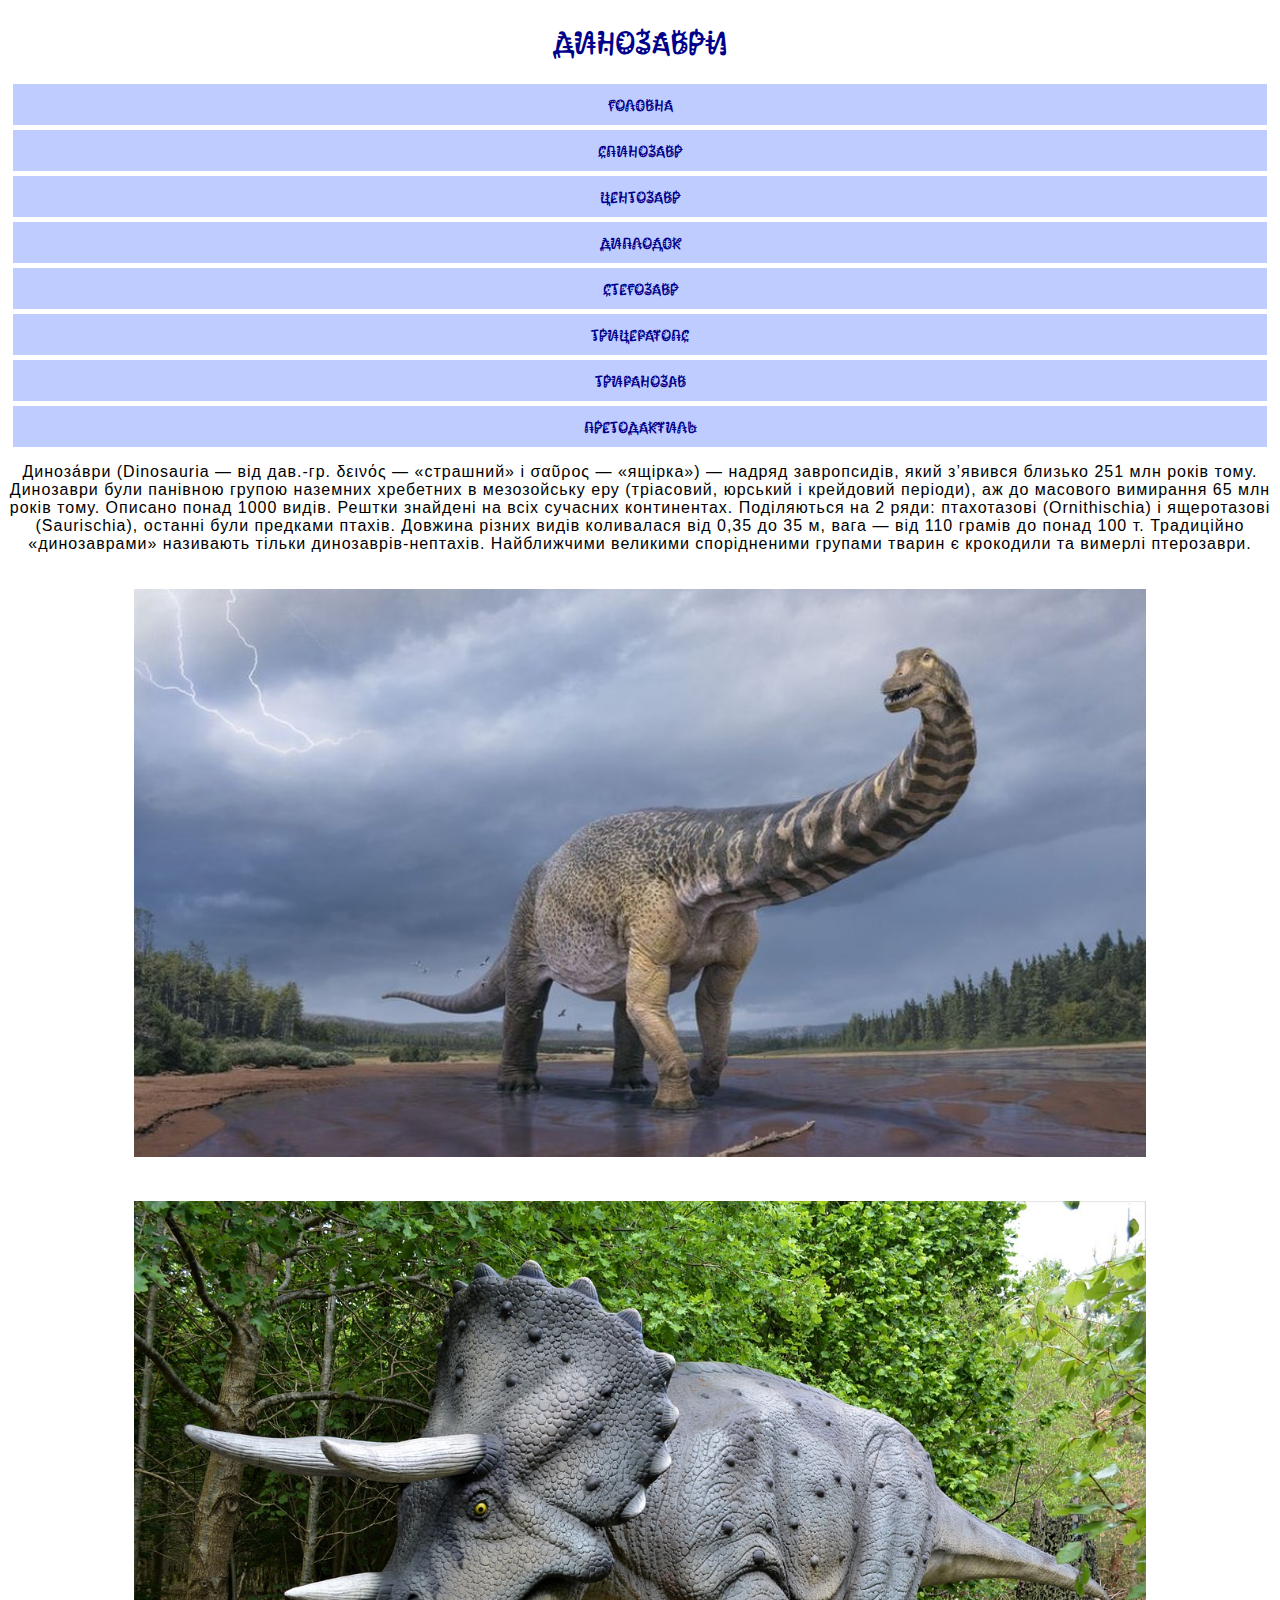
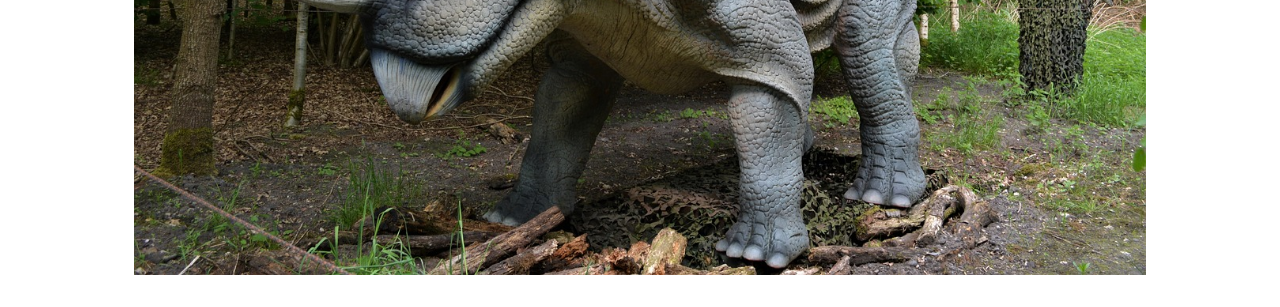
<file: 5/index.html>
<!DOCTYPE html>
<html lang="ulk">
<head>
    <meta charset="UTF-8">
    <meta name="viewport" content="width=device-width, initial-scale=1.0">
    <title>Динозаври</title>
    <link rel="preconnect" href="https://fonts.googleapis.com">
<link rel="preconnect" href="https://fonts.gstatic.com" crossorigin>
<link href="https://fonts.googleapis.com/css2?family=Kablammo&display=swap" rel="stylesheet">
    <link rel="stylesheet" href="rty-7.css">
    
    
</head>
<body>
    <h1>Динозаври</h1>
    <div class="menu">
        <div class="menu-item"><a href="index.html">Головна</a></div>
        <div class="menu-item"><a href="5-2.html">Спинозавр</a></div>
        <div class="menu-item"><a href="5-3.html">Центозавр</a></div>
        <div class="menu-item"><a href="5-4.html">Диплодок</a></div>
        <div class="menu-item"><a href="5-5.html">Стегозавр</a></div>
        <div class="menu-item"><a href="5-6.html">Трицератопс</a></div>
        <div class="menu-item"><a href="5-7.html">Триранозав</a></div>
        <div class="menu-item"><a href="5-8.html">Претодактиль</a></div>
        <p>Диноза́ври (Dinosauria — від дав.-гр. δεινός — «страшний» і σαῦρος — «ящірка») — надряд завропсидів, який з’явився близько 251 млн років тому. Динозаври були панівною групою наземних хребетних в мезозойську еру (тріасовий, юрський і крейдовий періоди), аж до масового вимирання 65 млн років тому. Описано понад 1000 видів. Рештки знайдені на всіх сучасних континентах. Поділяються на 2 ряди: птахотазові (Ornithischia) і ящеротазові (Saurischia), останні були предками птахів. Довжина різних видів коливалася від 0,35 до 35 м, вага — від 110 грамів до понад 100 т.

            Традиційно «динозаврами» називають тільки динозаврів-нептахів. Найближчими великими спорідненими групами тварин є крокодили та вимерлі птерозаври.
        </p>
            <img src="dino-01.jpg">
            <img src="dino-02.jpg">
            

    
</body>
</html>
</file>
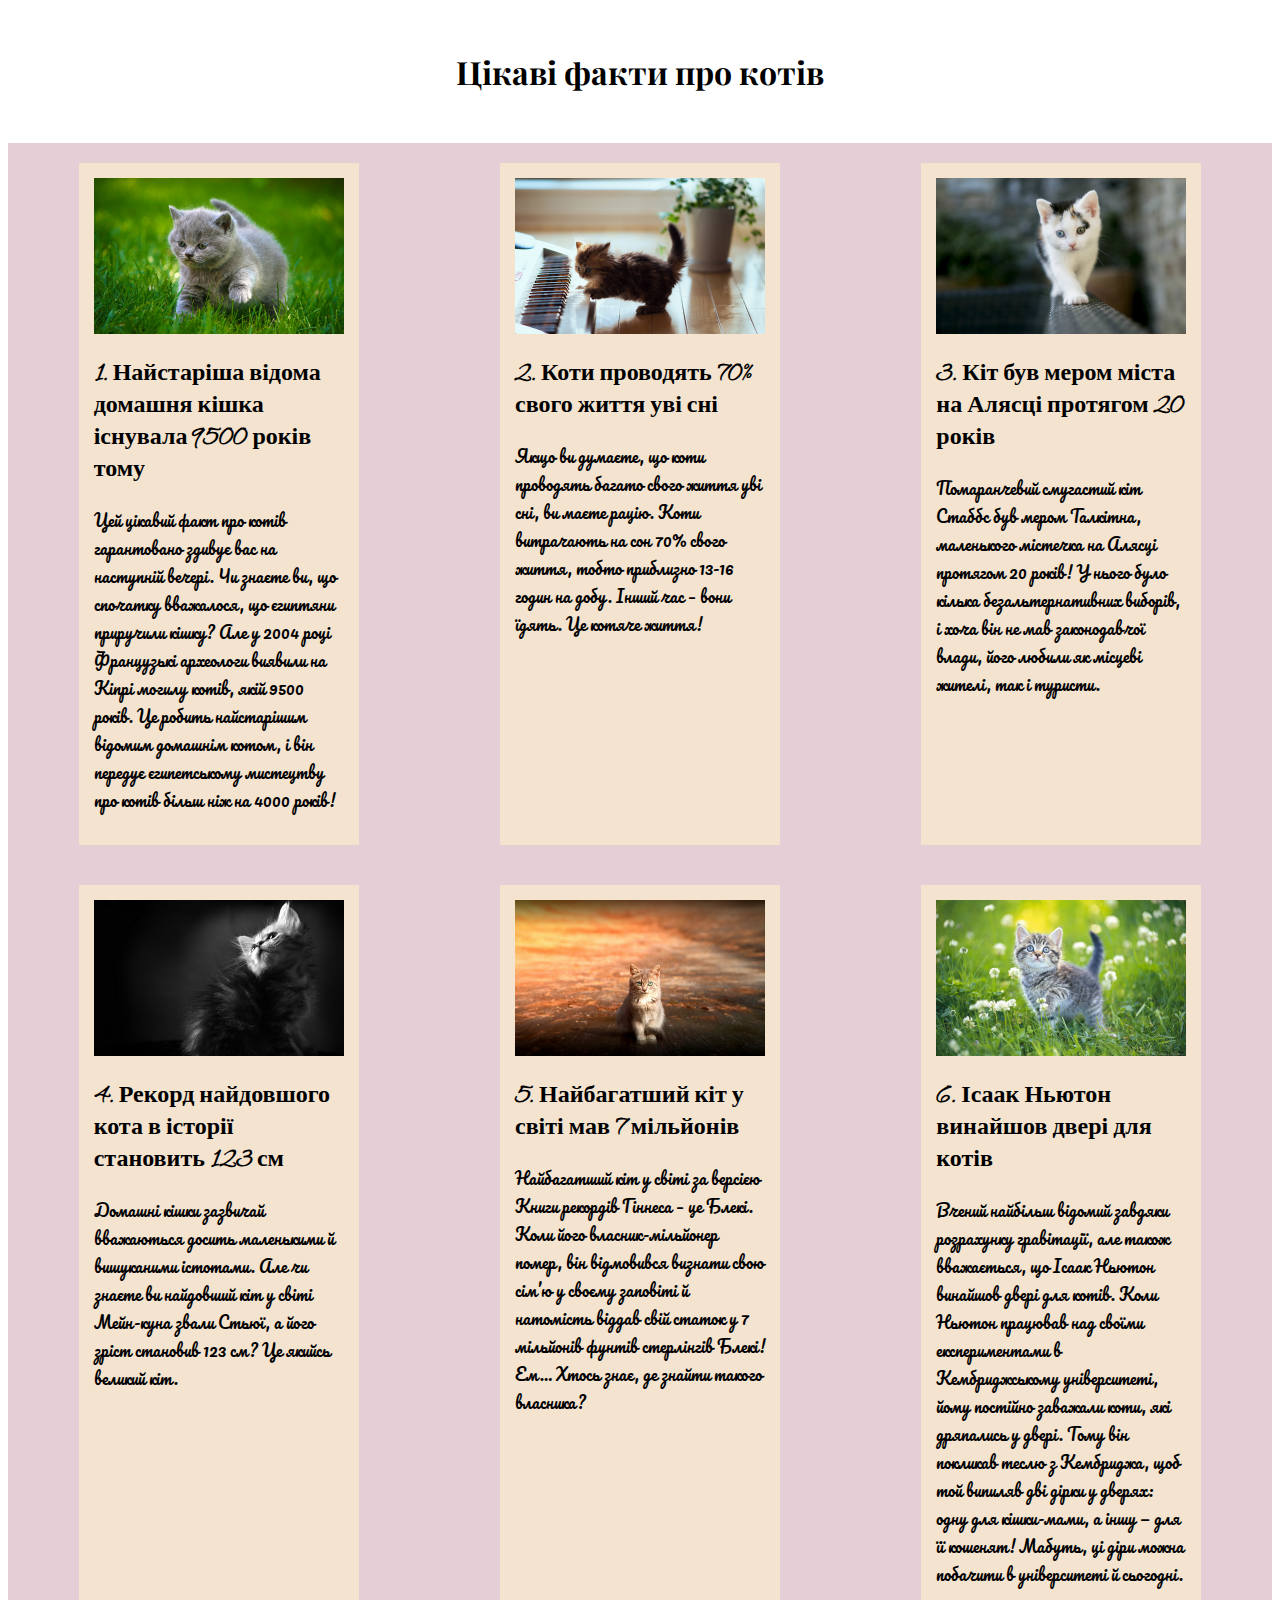
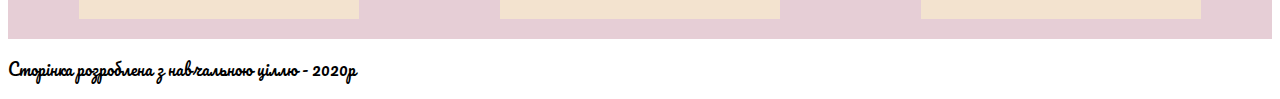
<file: cat/index.html>
<!DOCTYPE html>
<html lang="en">

<head>
    <meta charset="UTF-8">
    <meta name="viewport" content="width=device-width, initial-scale=1.0">
    <title>Document</title>
    <link rel="preconnect" href="https://fonts.googleapis.com">
    <link rel="preconnect" href="https://fonts.gstatic.com" crossorigin>
    <link href="https://fonts.googleapis.com/css2?family=Playfair+Display:ital@1&display=swap" rel="stylesheet">
    <link rel="preconnect" href="https://fonts.googleapis.com">
    <link rel="preconnect" href="https://fonts.gstatic.com" crossorigin>
    <link href="https://fonts.googleapis.com/css2?family=Ephesis&display=swap" rel="stylesheet">
    <link rel="preconnect" href="https://fonts.googleapis.com">
<link rel="preconnect" href="https://fonts.gstatic.com" crossorigin>
<link href="https://fonts.googleapis.com/css2?family=Ephesis&family=Pacifico&display=swap" rel="stylesheet">
    <link rel="stylesheet" href="Tcfd.css">
</head>

<body>
    <h1>Цікаві факти про котів</h1>

    <div class="content">
        <div class="card">
            <img src="cat1.jpg" alt="">
            <h2>1. Найстаріша відома домашня кішка існувала 9500 років тому</h2>
            <p>Цей цікавий факт про котів гарантовано здивує вас на наступній вечері. Чи знаєте ви, що спочатку
                вважалося, що єгиптяни приручили кішку? Але у 2004 році Французькі археологи виявили на Кіпрі могилу
                котів, якій 9500 років. Це робить найстарішим відомим домашнім котом, і він передує єгипетському
                мистецтву про котів більш ніж на 4000 років!</p>
        </div>
        <div class="card">
            <img src="cat2.jpg" alt="">
            <h2>2. Коти проводять 70% свого життя уві сні</h2>
            <p>Якщо ви думаєте, що коти проводять багато свого життя уві сні, ви маєте рацію. Коти витрачають на сон 70%
                свого життя, тобто приблизно 13-16 годин на добу. Інший час – вони їдять. Це котяче життя!</p>
        </div>

        <div class="card">
            <img src="cat3.jpg" alt="">
            <h2>3. Кіт був мером міста на Алясці протягом 20 років</h2>
            <p>Помаранчевий смугастий кіт Стаббс був мером Талкітна, маленького містечка на Алясці протягом 20 років! У
                нього було кілька безальтернативних виборів, і хоча він не мав законодавчої влади, його любили як
                місцеві
                жителі, так і туристи.</p>
        </div>
        <div class="card">
            <img src="cat4.jpg" alt="">
            <h2>4. Рекорд найдовшого кота в історії становить 123 см</h2>
            <p>Домашні кішки зазвичай вважаються досить маленькими й вишуканими істотами. Але чи знаєте ви найдовший кіт
                у світі Мейн-куна звали Стьюї, а його зріст становив 123 см? Це якийсь великий кіт.
            </p>
        </div>
        <div class="card">
            <img src="cat5.jpg" alt="">
            <h2>5. Найбагатший кіт у світі мав 7 мільйонів</h2>
            <p>Найбагатший кіт у світі за версією Книги рекордів Гіннеса – це Блекі. Коли його власник-мільйонер
                помер, він відмовився визнати свою сім’ю у своєму заповіті й натомість віддав свій статок у 7
                мільйонів фунтів стерлінгів Блекі! Ем… Хтось знає, де знайти такого власника?
            </p>
        </div>
        <div class="card">
            <img src="cat6.jpg" alt="">
            <h2>6. Ісаак Ньютон винайшов двері для котів</h2>
            <p>Вчений найбільш відомий завдяки розрахунку гравітації, але також вважається, що Ісаак Ньютон
                винайшов двері для котів. Коли Ньютон працював над своїми експериментами в Кембриджському
                університеті, йому постійно заважали коти, які дряпались у двері. Тому він покликав теслю з
                Кембриджа, щоб той випиляв дві дірки у дверях: одну для кішки-мами, а іншу — для її кошенят!
                Мабуть, ці діри можна побачити в університеті й сьогодні.
            </p>
        </div>


    </div>
    <p>Сторінка розроблена з навчальною ціллю - 2020р</p>
</body>

</html>
</file>
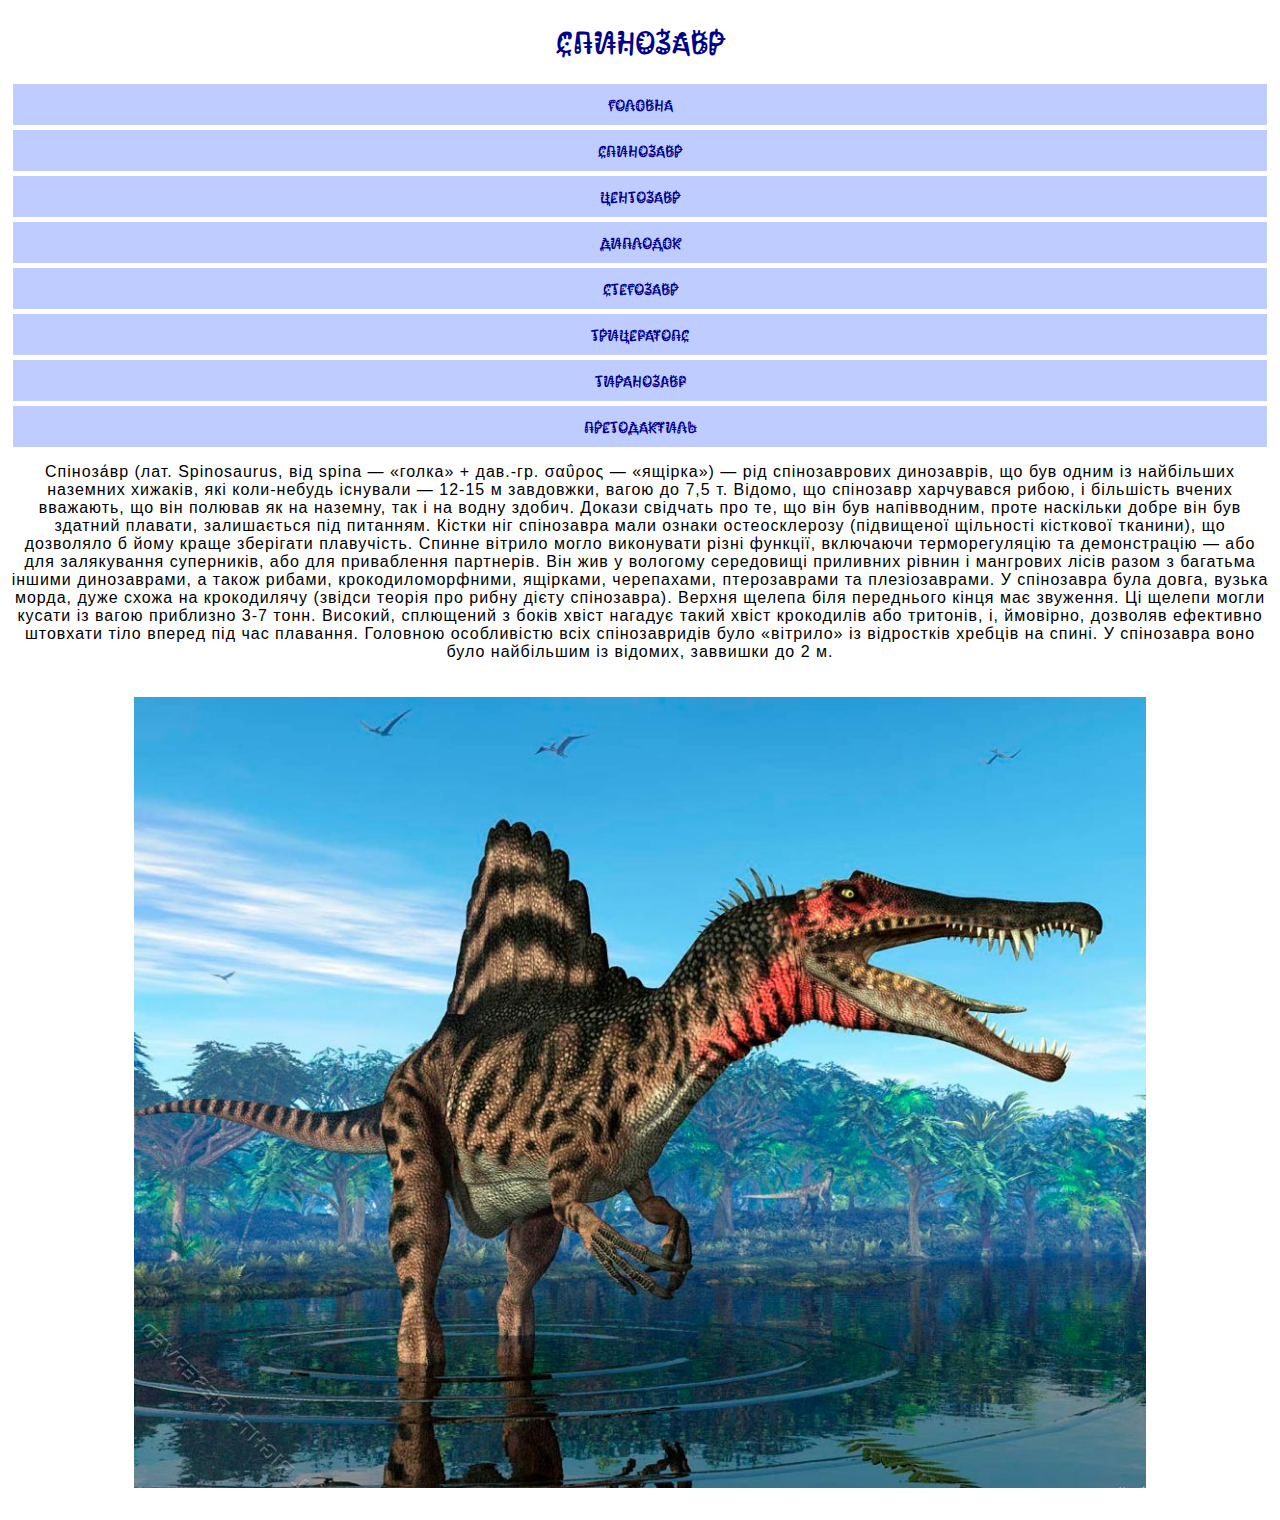
<file: 5/5-2.html>
<!DOCTYPE html>
<html lang="ulk">
<head>
    <meta charset="UTF-8">
    <meta name="viewport" content="width=device-width, initial-scale=1.0">
    <title>Динозаври</title>
    <link rel="preconnect" href="https://fonts.googleapis.com">
<link rel="preconnect" href="https://fonts.gstatic.com" crossorigin>
<link href="https://fonts.googleapis.com/css2?family=Kablammo&display=swap" rel="stylesheet">
    <link rel="stylesheet" href="rty-7.css">
    
    
</head>
<body>
    <h1>Спинозавр</h1>
    <div class="menu">
        <div class="menu-item"><a href="index.html">Головна</a></div>
        <div class="menu-item"><a href="5-2.html">Спинозавр</a></div>
        <div class="menu-item"><a href="5-3.html">Центозавр</a></div>
        <div class="menu-item"><a href="5-4.html">Диплодок</a></div>
        <div class="menu-item"><a href="5-5.html">Стегозавр</a></div>
        <div class="menu-item"><a href="5-6.html">Трицератопс</a></div>
        <div class="menu-item"><a href="5-7.html">Тиранозавр</a></div>
        <div class="menu-item"><a href="5-8.html">Претодактиль</a></div>
        <p>Спіноза́вр (лат. Spinosaurus, від spina — «голка» + дав.-гр. σαΰρος — «ящірка») — рід спінозаврових динозаврів, що був одним із найбільших наземних хижаків, які коли-небудь існували — 12-15 м завдовжки, вагою до 7,5 т.

            Відомо, що спінозавр харчувався рибою, і більшість вчених вважають, що він полював як на наземну, так і на водну здобич. Докази свідчать про те, що він був напівводним, проте наскільки добре він був здатний плавати, залишається під питанням. Кістки ніг спінозавра мали ознаки остеосклерозу (підвищеної щільності кісткової тканини), що дозволяло б йому краще зберігати плавучість. Спинне вітрило могло виконувати різні функції, включаючи терморегуляцію та демонстрацію — або для залякування суперників, або для приваблення партнерів. Він жив у вологому середовищі приливних рівнин і мангрових лісів разом з багатьма іншими динозаврами, а також рибами, крокодиломорфними, ящірками, черепахами, птерозаврами та плезіозаврами.
            
            У спінозавра була довга, вузька морда, дуже схожа на крокодилячу (звідси теорія про рибну дієту спінозавра). Верхня щелепа біля переднього кінця має звуження. Ці щелепи могли кусати із вагою приблизно 3-7 тонн.
            
            Високий, сплющений з боків хвіст нагадує такий хвіст крокодилів або тритонів, і, ймовірно, дозволяв ефективно штовхати тіло вперед під час плавання.
            
            Головною особливістю всіх спінозавридів було «вітрило» із відростків хребців на спині. У спінозавра воно було найбільшим із відомих, заввишки до 2 м.</p>
            <img src="spynozavr.jpg">
            
            

    
</body>
</html>
</file>
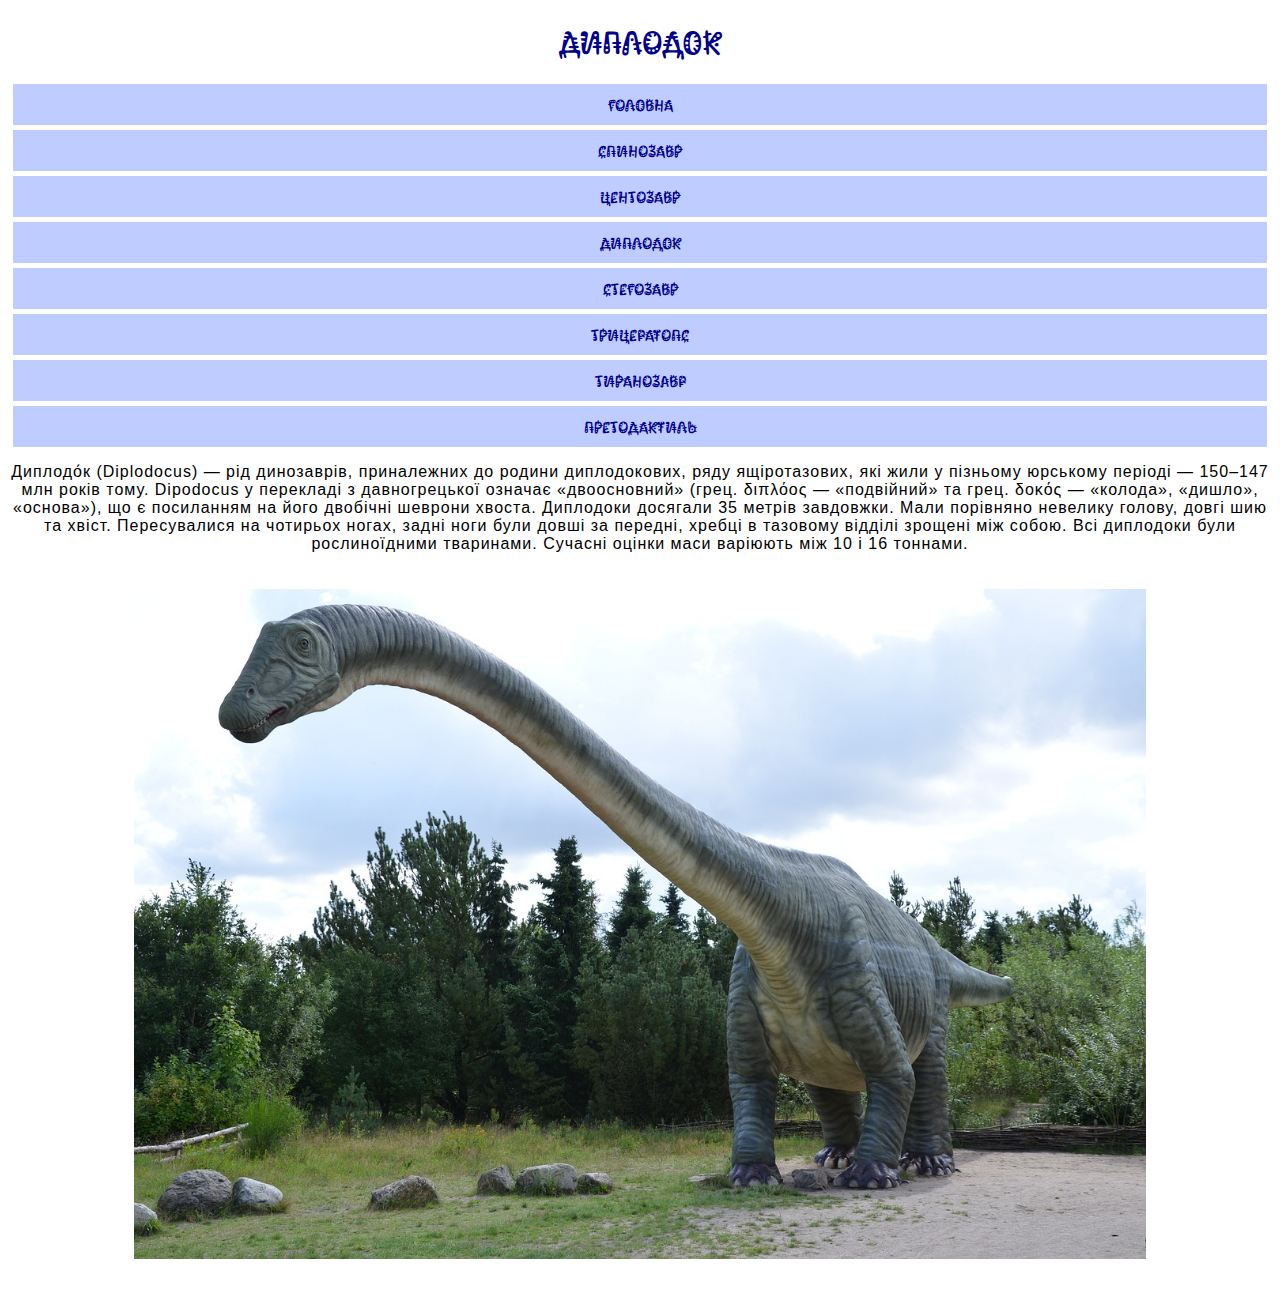
<file: 5/5-4.html>
<!DOCTYPE html>
<html lang="ulk">
<head>
    <meta charset="UTF-8">
    <meta name="viewport" content="width=device-width, initial-scale=1.0">
    <title>Динозаври</title>
    <link rel="preconnect" href="https://fonts.googleapis.com">
<link rel="preconnect" href="https://fonts.gstatic.com" crossorigin>
<link href="https://fonts.googleapis.com/css2?family=Kablammo&display=swap" rel="stylesheet">
    <link rel="stylesheet" href="rty-7.css">
    
    
</head>
<body>
    <h1>Диплодок</h1>
    <div class="menu">
        <div class="menu-item"><a href="index.html">Головна</a></div>
        <div class="menu-item"><a href="5-2.html">Спинозавр</a></div>
        <div class="menu-item"><a href="5-3.html">Центозавр</a></div>
        <div class="menu-item"><a href="5-4.html">Диплодок</a></div>
        <div class="menu-item"><a href="5-5.html">Стегозавр</a></div>
        <div class="menu-item"><a href="5-6.html">Трицератопс</a></div>
        <div class="menu-item"><a href="5-7.html">Тиранозавр</a></div>
        <div class="menu-item"><a href="5-8.html">Претодактиль</a></div>
        <p>Диплодо́к (Diplodocus) — рід динозаврів, приналежних до родини диплодокових, ряду ящіротазових, які жили у пізньому юрському періоді — 150–147 млн років тому.

            Dipodocus у перекладі з давногрецької означає «двоосновний» (грец. διπλόος — «подвійний» та грец. δοκός — «колода», «дишло», «основа»), що є посиланням на його двобічні шеврони хвоста.
            
            Диплодоки досягали 35 метрів завдовжки. Мали порівняно невелику голову, довгі шию та хвіст. Пересувалися на чотирьох ногах, задні ноги були довші за передні, хребці в тазовому відділі зрощені між собою. Всі диплодоки були рослиноїдними тваринами. Сучасні оцінки маси варіюють між 10 і 16 тоннами.</p>
        <img src="dyplodok.jpg">
            

    
</body>
</html>
</file>
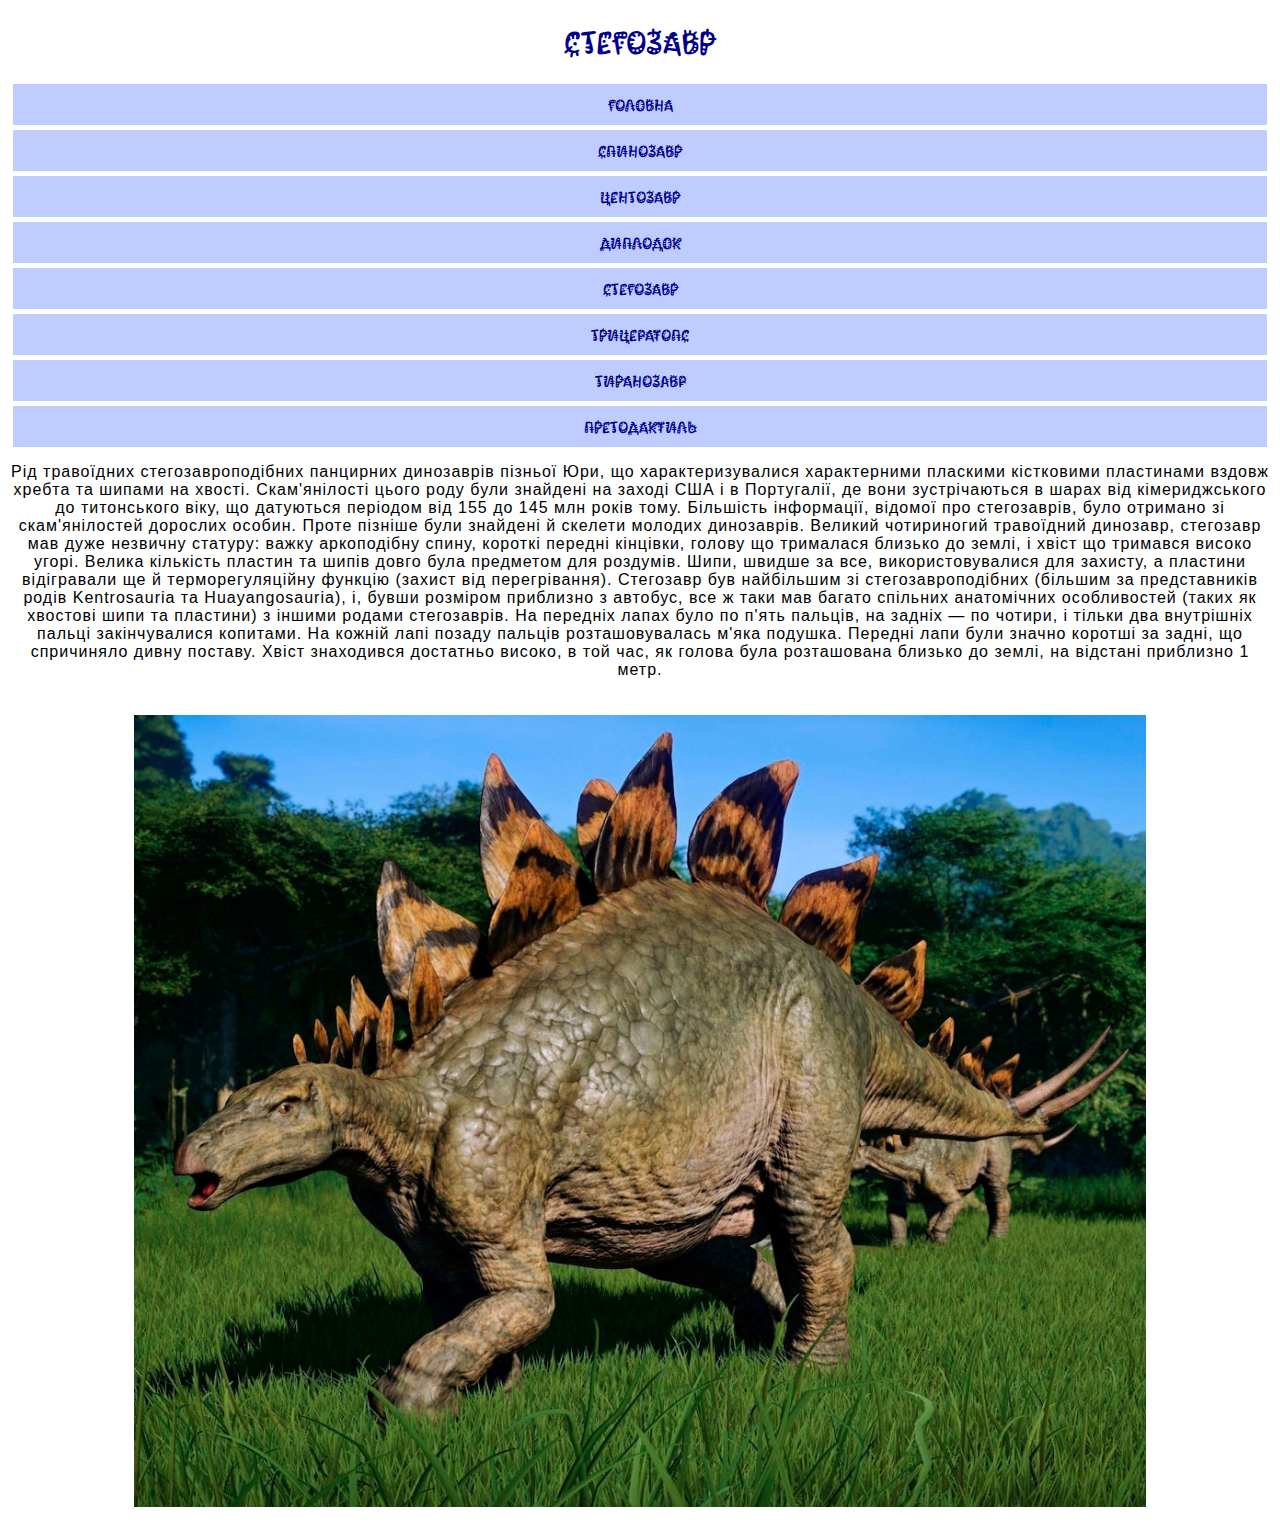
<file: 5/5-5.html>
<!DOCTYPE html>
<html lang="uk">
<head>
    <meta charset="UTF-8">
    <meta name="viewport" content="width=device-width, initial-scale=1.0">
    <title>Динозаври</title>
    <link rel="preconnect" href="https://fonts.googleapis.com">
<link rel="preconnect" href="https://fonts.gstatic.com" crossorigin>
<link href="https://fonts.googleapis.com/css2?family=Kablammo&display=swap" rel="stylesheet">
    <link rel="stylesheet" href="rty-7.css">
    
    
</head>
<body>
    <h1>Стегозавр</h1>
    <div class="menu">
        <div class="menu-item"><a href="index.html">Головна</a></div>
        <div class="menu-item"><a href="5-2.html">Спинозавр</a></div>
        <div class="menu-item"><a href="5-3.html">Центозавр</a></div>
        <div class="menu-item"><a href="5-4.html">Диплодок</a></div>
        <div class="menu-item"><a href="5-5.html">Стегозавр</a></div>
        <div class="menu-item"><a href="5-6.html">Трицератопс</a></div>
        <div class="menu-item"><a href="5-7.html">Тиранозавр</a></div>
        <div class="menu-item"><a href="5-8.html">Претодактиль</a></div>
        <p>Рід травоїдних стегозавроподібних панцирних динозаврів пізньої Юри, що характеризувалися характерними пласкими кістковими пластинами вздовж хребта та шипами на хвості. Скам'янілості цього роду були знайдені на заході США і в Португалії, де вони зустрічаються в шарах від кімериджського до титонського віку, що датуються періодом від 155 до 145 млн років тому.

            Більшість інформації, відомої про стегозаврів, було отримано зі скам'янілостей дорослих особин. Проте пізніше були знайдені й скелети молодих динозаврів.
            
            Великий чотириногий травоїдний динозавр, стегозавр мав дуже незвичну статуру: важку аркоподібну спину, короткі передні кінцівки, голову що трималася близько до землі, і хвіст що тримався високо угорі. Велика кількість пластин та шипів довго була предметом для роздумів. Шипи, швидше за все, використовувалися для захисту, а пластини відігравали ще й терморегуляційну функцію (захист від перегрівання). Стегозавр був найбільшим зі стегозавроподібних (більшим за представників родів Kentrosauria та Huayangosauria), і, бувши розміром приблизно з автобус, все ж таки мав багато спільних анатомічних особливостей (таких як хвостові шипи та пластини) з іншими родами стегозаврів.
            
            На передніх лапах було по п'ять пальців, на задніх — по чотири, і тільки два внутрішніх пальці закінчувалися копитами. На кожній лапі позаду пальців розташовувалась м'яка подушка. Передні лапи були значно коротші за задні, що спричиняло дивну поставу. Хвіст знаходився достатньо високо, в той час, як голова була розташована близько до землі, на відстані приблизно 1 метр.</p>
        <img src="stohozavr.jpg">
            

    
</body>
</html>
</file>
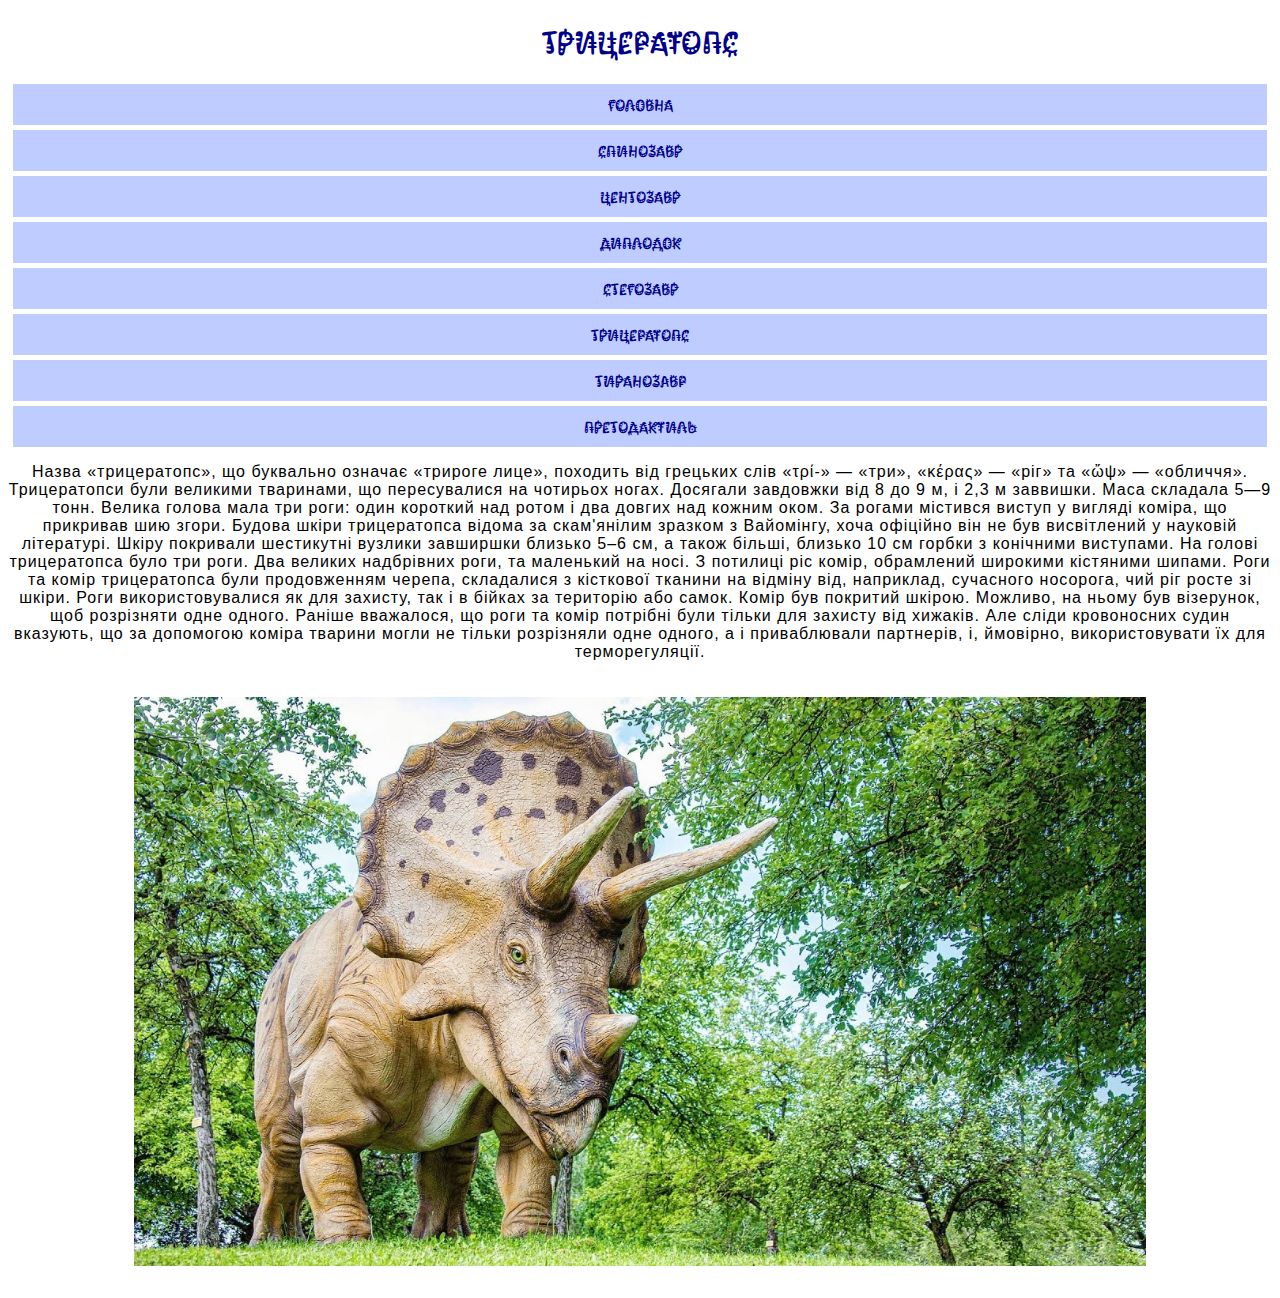
<file: 5/5-6.html>
<!DOCTYPE html>
<html lang="uk">
<head>
    <meta charset="UTF-8">
    <meta name="viewport" content="width=device-width, initial-scale=1.0">
    <title>Динозаври</title>
    <link rel="preconnect" href="https://fonts.googleapis.com">
<link rel="preconnect" href="https://fonts.gstatic.com" crossorigin>
<link href="https://fonts.googleapis.com/css2?family=Kablammo&display=swap" rel="stylesheet">
    <link rel="stylesheet" href="rty-7.css">
    
    
</head>
<body>
    <h1>Трицератопс</h1>
    <div class="menu">
        <div class="menu-item"><a href="index.html">Головна</a></div>
        <div class="menu-item"><a href="5-2.html">Спинозавр</a></div>
        <div class="menu-item"><a href="5-3.html">Центозавр</a></div>
        <div class="menu-item"><a href="5-4.html">Диплодок</a></div>
        <div class="menu-item"><a href="5-5.html">Стегозавр</a></div>
        <div class="menu-item"><a href="5-6.html">Трицератопс</a></div>
        <div class="menu-item"><a href="5-7.html">Тиранозавр</a></div>
        <div class="menu-item"><a href="5-8.html">Претодактиль</a></div>
        <p>Назва «трицератопс», що буквально означає «трироге лице», походить від грецьких слів «τρί-» — «три», «κέρας» — «ріг» та «ὤψ» — «обличчя».

            Трицератопси були великими тваринами, що пересувалися на чотирьох ногах. Досягали завдовжки від 8 до 9 м, і 2,3 м заввишки. Маса складала 5—9 тонн. Велика голова мала три роги: один короткий над ротом і два довгих над кожним оком. За рогами містився виступ у вигляді коміра, що прикривав шию згори.
            
            Будова шкіри трицератопса відома за скам'янілим зразком з Вайомінгу, хоча офіційно він не був висвітлений у науковій літературі. Шкіру покривали шестикутні вузлики завширшки близько 5–6 см, а також більші, близько 10 см горбки з конічними виступами.
            
            На голові трицератопса було три роги. Два великих надбрівних роги, та маленький на носі. З потилиці ріс комір, обрамлений широкими кістяними шипами. Роги та комір трицератопса були продовженням черепа, складалися з кісткової тканини на відміну від, наприклад, сучасного носорога, чий ріг росте зі шкіри. Роги використовувалися як для захисту, так і в бійках за територію або самок.
            
            Комір був покритий шкірою. Можливо, на ньому був візерунок, щоб розрізняти одне одного. Раніше вважалося, що роги та комір потрібні були тільки для захисту від хижаків. Але сліди кровоносних судин вказують, що за допомогою коміра тварини могли не тільки розрізняли одне одного, а і приваблювали партнерів, і, ймовірно, використовувати їх для терморегуляції.</p>
        <img src="trytseratops.jpg">
            

    
</body>
</html>
</file>
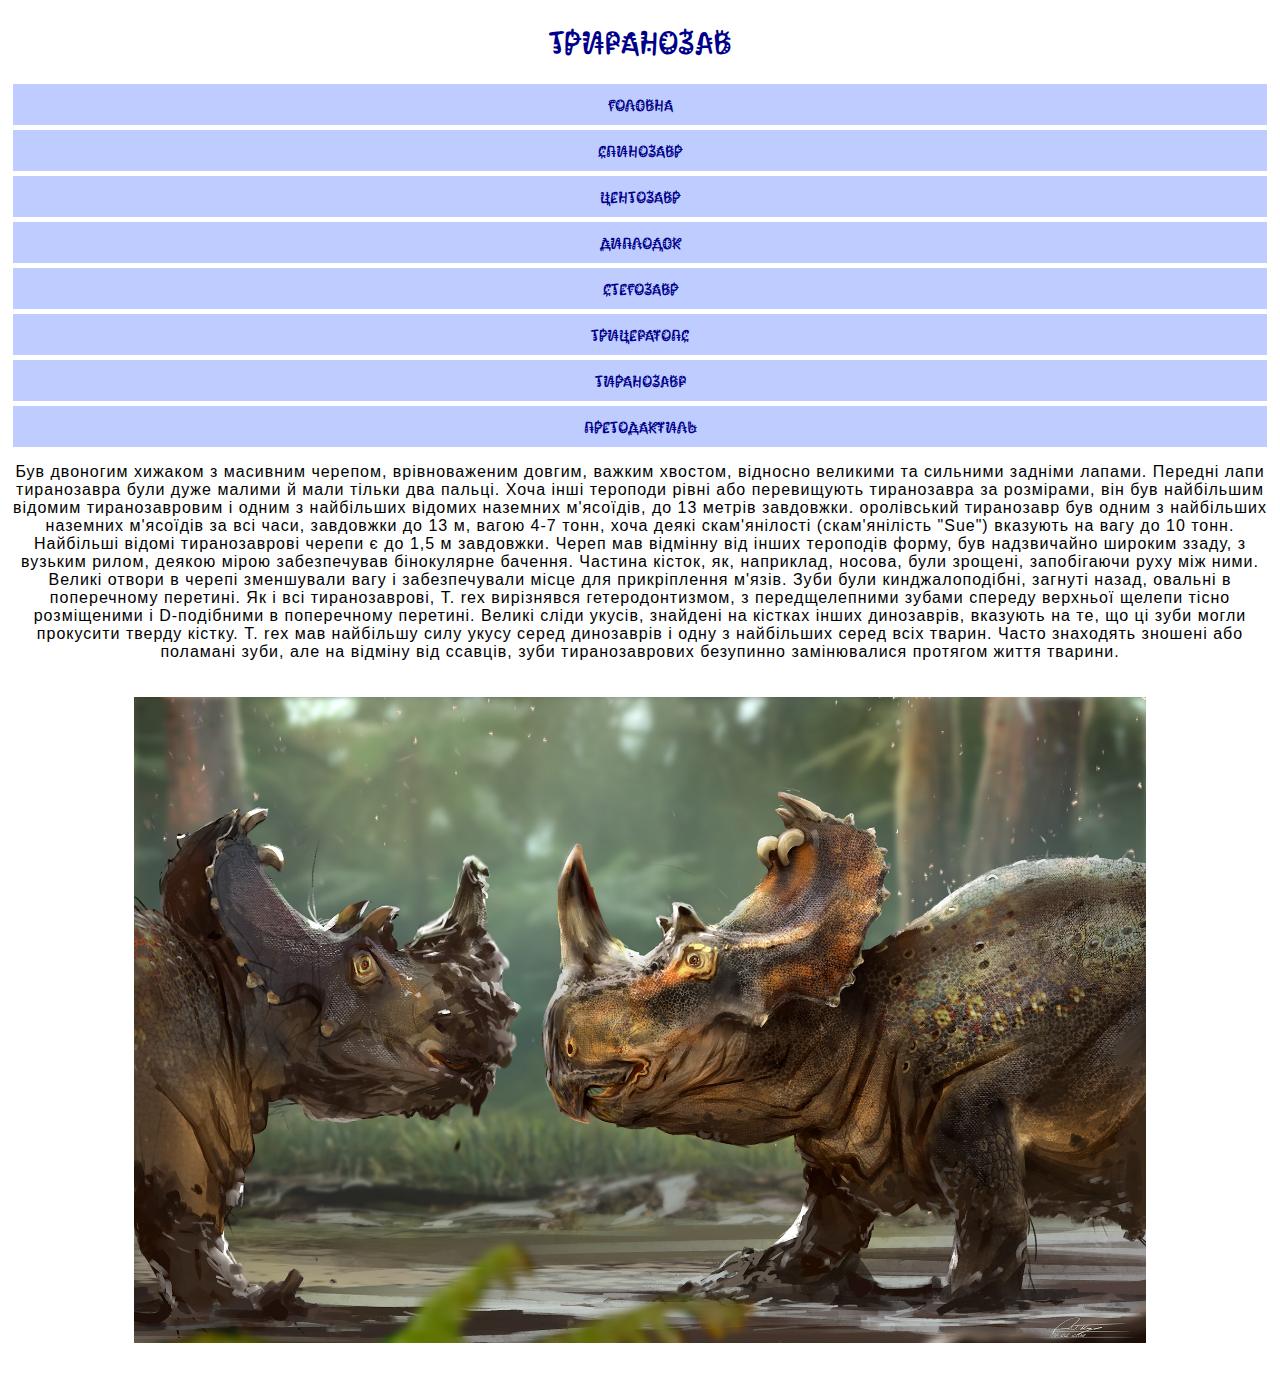
<file: 5/5-7.html>
<!DOCTYPE html>
<html lang="ulk">
<head>
    <meta charset="UTF-8">
    <meta name="viewport" content="width=device-width, initial-scale=1.0">
    <title>Динозаври</title>
    <link rel="preconnect" href="https://fonts.googleapis.com">
<link rel="preconnect" href="https://fonts.gstatic.com" crossorigin>
<link href="https://fonts.googleapis.com/css2?family=Kablammo&display=swap" rel="stylesheet">
    <link rel="stylesheet" href="rty-7.css">
    
    
</head>
<body>
    <h1>Триранозав</h1>
    <div class="menu">
        <div class="menu-item"><a href="index.html">Головна</a></div>
        <div class="menu-item"><a href="5-2.html">Спинозавр</a></div>
        <div class="menu-item"><a href="5-3.html">Центозавр</a></div>
        <div class="menu-item"><a href="5-4.html">Диплодок</a></div>
        <div class="menu-item"><a href="5-5.html">Стегозавр</a></div>
        <div class="menu-item"><a href="5-6.html">Трицератопс</a></div>
        <div class="menu-item"><a href="5-7.html">Тиранозавр</a></div>
        <div class="menu-item"><a href="5-8.html">Претодактиль</a></div>
        <p>Був двоногим хижаком з масивним черепом, врівноваженим довгим, важким хвостом, відносно великими та сильними задніми лапами. Передні лапи тиранозавра були дуже малими й мали тільки два пальці. Хоча інші тероподи рівні або перевищують тиранозавра за розмірами, він був найбільшим відомим тиранозавровим і одним з найбільших відомих наземних м'ясоїдів, до 13 метрів завдовжки.

            оролівський тиранозавр був одним з найбільших наземних м'ясоїдів за всі часи, завдовжки до 13 м, вагою 4-7 тонн, хоча деякі скам'янілості (скам'янілість "Sue") вказують на вагу до 10 тонн.
            
            Найбільші відомі тиранозаврові черепи є до 1,5 м завдовжки. Череп мав відмінну від інших тероподів форму, був надзвичайно широким ззаду, з вузьким рилом, деякою мірою забезпечував бінокулярне бачення. Частина кісток, як, наприклад, носова, були зрощені, запобігаючи руху між ними. Великі отвори в черепі зменшували вагу і забезпечували місце для прикріплення м'язів. Зуби були кинджалоподібні, загнуті назад, овальні в поперечному перетині. Як і всі тиранозаврові, T. rex вирізнявся гетеродонтизмом, з передщелепними зубами спереду верхньої щелепи тісно розміщеними і D-подібними в поперечному перетині. Великі сліди укусів, знайдені на кістках інших динозаврів, вказують на те, що ці зуби могли прокусити тверду кістку. T. rex мав найбільшу силу укусу серед динозаврів і одну з найбільших серед всіх тварин. Часто знаходять зношені або поламані зуби, але на відміну від ссавців, зуби тиранозаврових безупинно замінювалися протягом життя тварини.</p>
        <img src="tsentozavr.jpg">
            
            

    
</body>
</html>
</file>
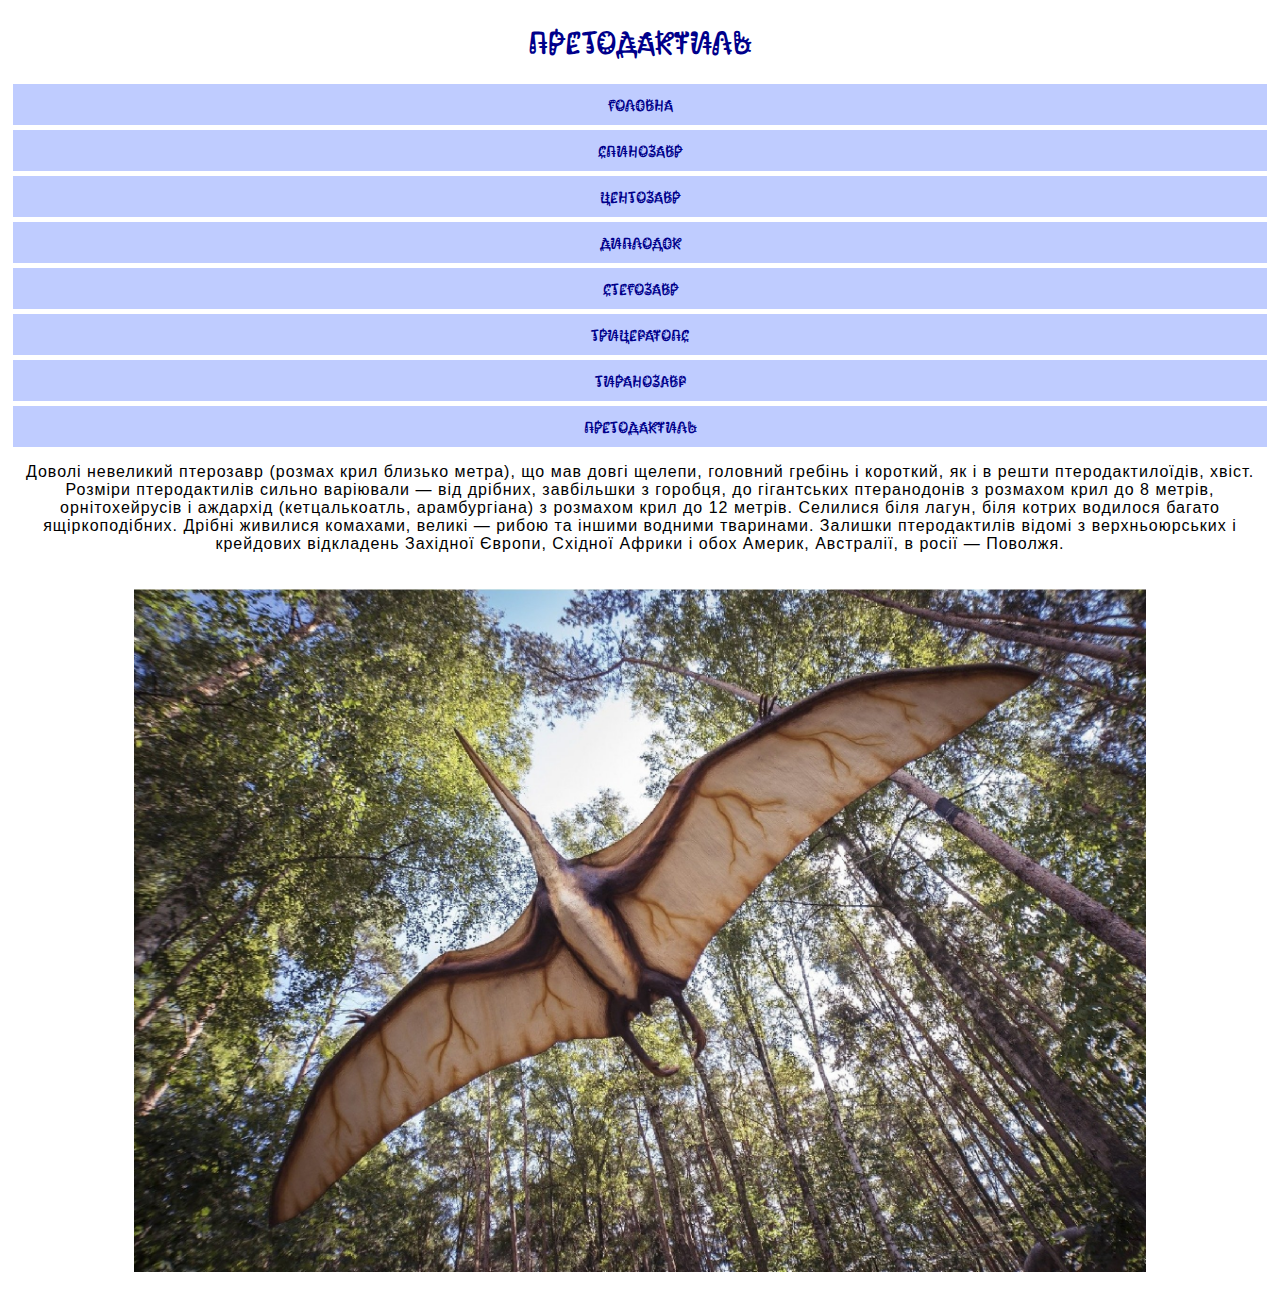
<file: 5/5-8.html>
<!DOCTYPE html>
<html lang="ulk">
<head>
    <meta charset="UTF-8">
    <meta name="viewport" content="width=device-width, initial-scale=1.0">
    <title>Динозаври</title>
    <link rel="preconnect" href="https://fonts.googleapis.com">
<link rel="preconnect" href="https://fonts.gstatic.com" crossorigin>
<link href="https://fonts.googleapis.com/css2?family=Kablammo&display=swap" rel="stylesheet">
    <link rel="stylesheet" href="rty-7.css">
    
    
</head>
<body>
    <h1>Претодактиль</h1>
    <div class="menu">
        <div class="menu-item"><a href="index.html">Головна</a></div>
        <div class="menu-item"><a href="5-2.html">Спинозавр</a></div>
        <div class="menu-item"><a href="5-3.html">Центозавр</a></div>
        <div class="menu-item"><a href="5-4.html">Диплодок</a></div>
        <div class="menu-item"><a href="5-5.html">Стегозавр</a></div>
        <div class="menu-item"><a href="5-6.html">Трицератопс</a></div>
        <div class="menu-item"><a href="5-7.html">Тиранозавр</a></div>
        <div class="menu-item"><a href="5-8.html">Претодактиль</a></div>
        <p>Доволі невеликий птерозавр (розмах крил близько метра), що мав довгі щелепи, головний гребінь і короткий, як і в решти птеродактилоїдів, хвіст.

            Розміри птеродактилів сильно варіювали — від дрібних, завбільшки з горобця, до гігантських птеранодонів з розмахом крил до 8 метрів, орнітохейрусів і аждархід (кетцалькоатль, арамбургіана) з розмахом крил до 12 метрів. Селилися біля лагун, біля котрих водилося багато ящіркоподібних. Дрібні живилися комахами, великі — рибою та іншими водними тваринами. Залишки птеродактилів відомі з верхньоюрських і крейдових відкладень Західної Європи, Східної Африки і обох Америк, Австралії, в росії — Поволжя.</p>
       <img src="pterodaktl.jpg"
            
            
            

    
</body>
</html>
</file>
<file: 5/rty-7.css>
a{
    font-family: Kablammo, cursive;
    text-decoration: none;
    color:darkblue;
    transition: 0.5s;
}
h1{
    font-family: Kablammo, cursive;
    text-align: center;
    color: darkblue;
    transition: 0.5s;
    }
div{
    text-align: center;
}
.menu-item{
    background-color: #bfccff;
    text-align: center;
    margin: 5px;
    padding: 10px;
}
a:hover{
    letter-spacing: 3px;
}
h1:hover{
    letter-spacing: 3px;
}
p{
    font-family: Verdana, Geneva, Tahoma, sans-serif;
    letter-spacing: 1px;
}
img{
    width: 80%;
    margin: 20px;
}
</file>
<file: cat/Tcfd.css>
h1{
    font-family: 'Playfair Display', serif;
    text-align: center;
    margin-bottom: 50px;
    margin-top: 50px;
}
h2{
    font-family: 'Ephesis', cursive;
    
}
p{
    font-family: 'Ephesis', cursive;
font-family: 'Pacifico', cursive;
}
.content{
    background-color: rgb(230, 206, 214);
    display: flex;
    flex-wrap: wrap;
    justify-content: space-around;
    
}
.card{
    background-color: rgb(243, 227, 207);
    width: 250px;
    padding: 15px;
    margin: 20px;
    transition: 0.5s;
}
img{
    width: 100%;
}
.card:hover{
    box-shadow: 2px 2px 10px;
    color: brown;
    transform: scale(1.1);
}
</file>
